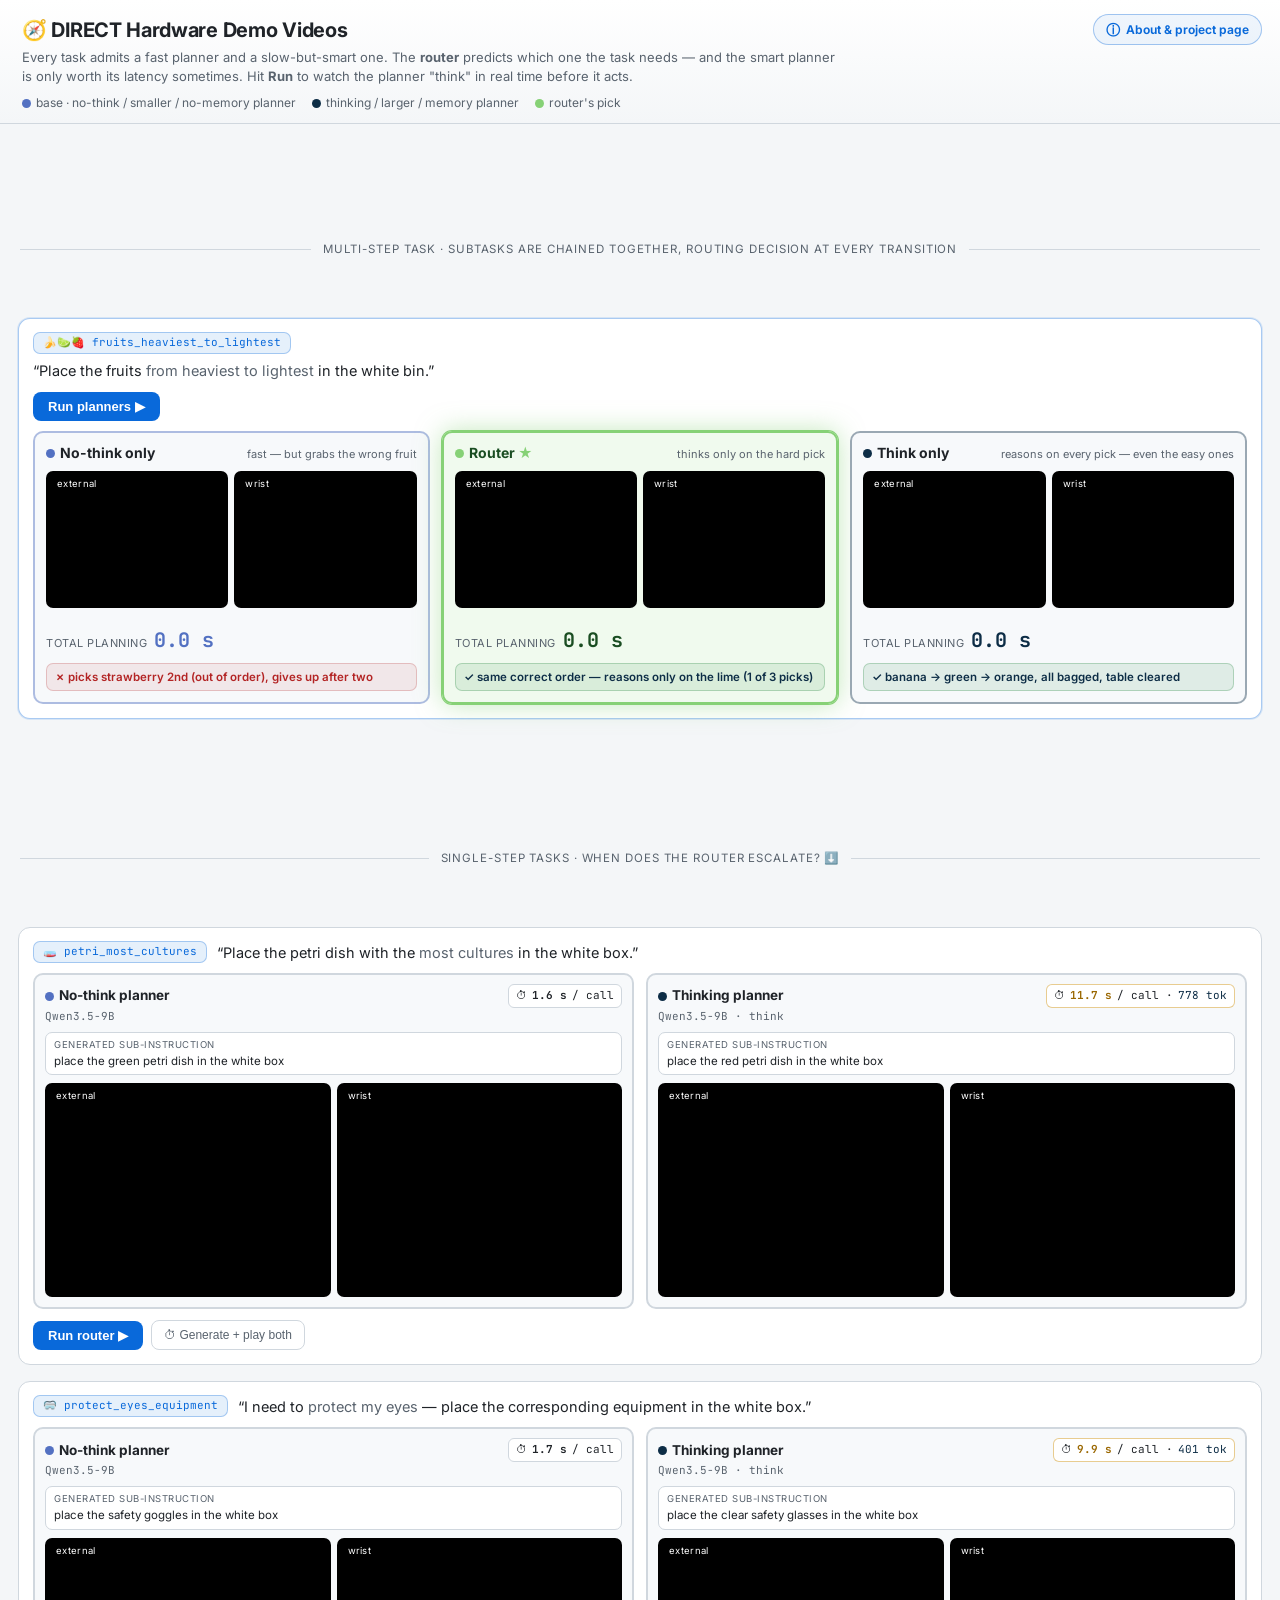
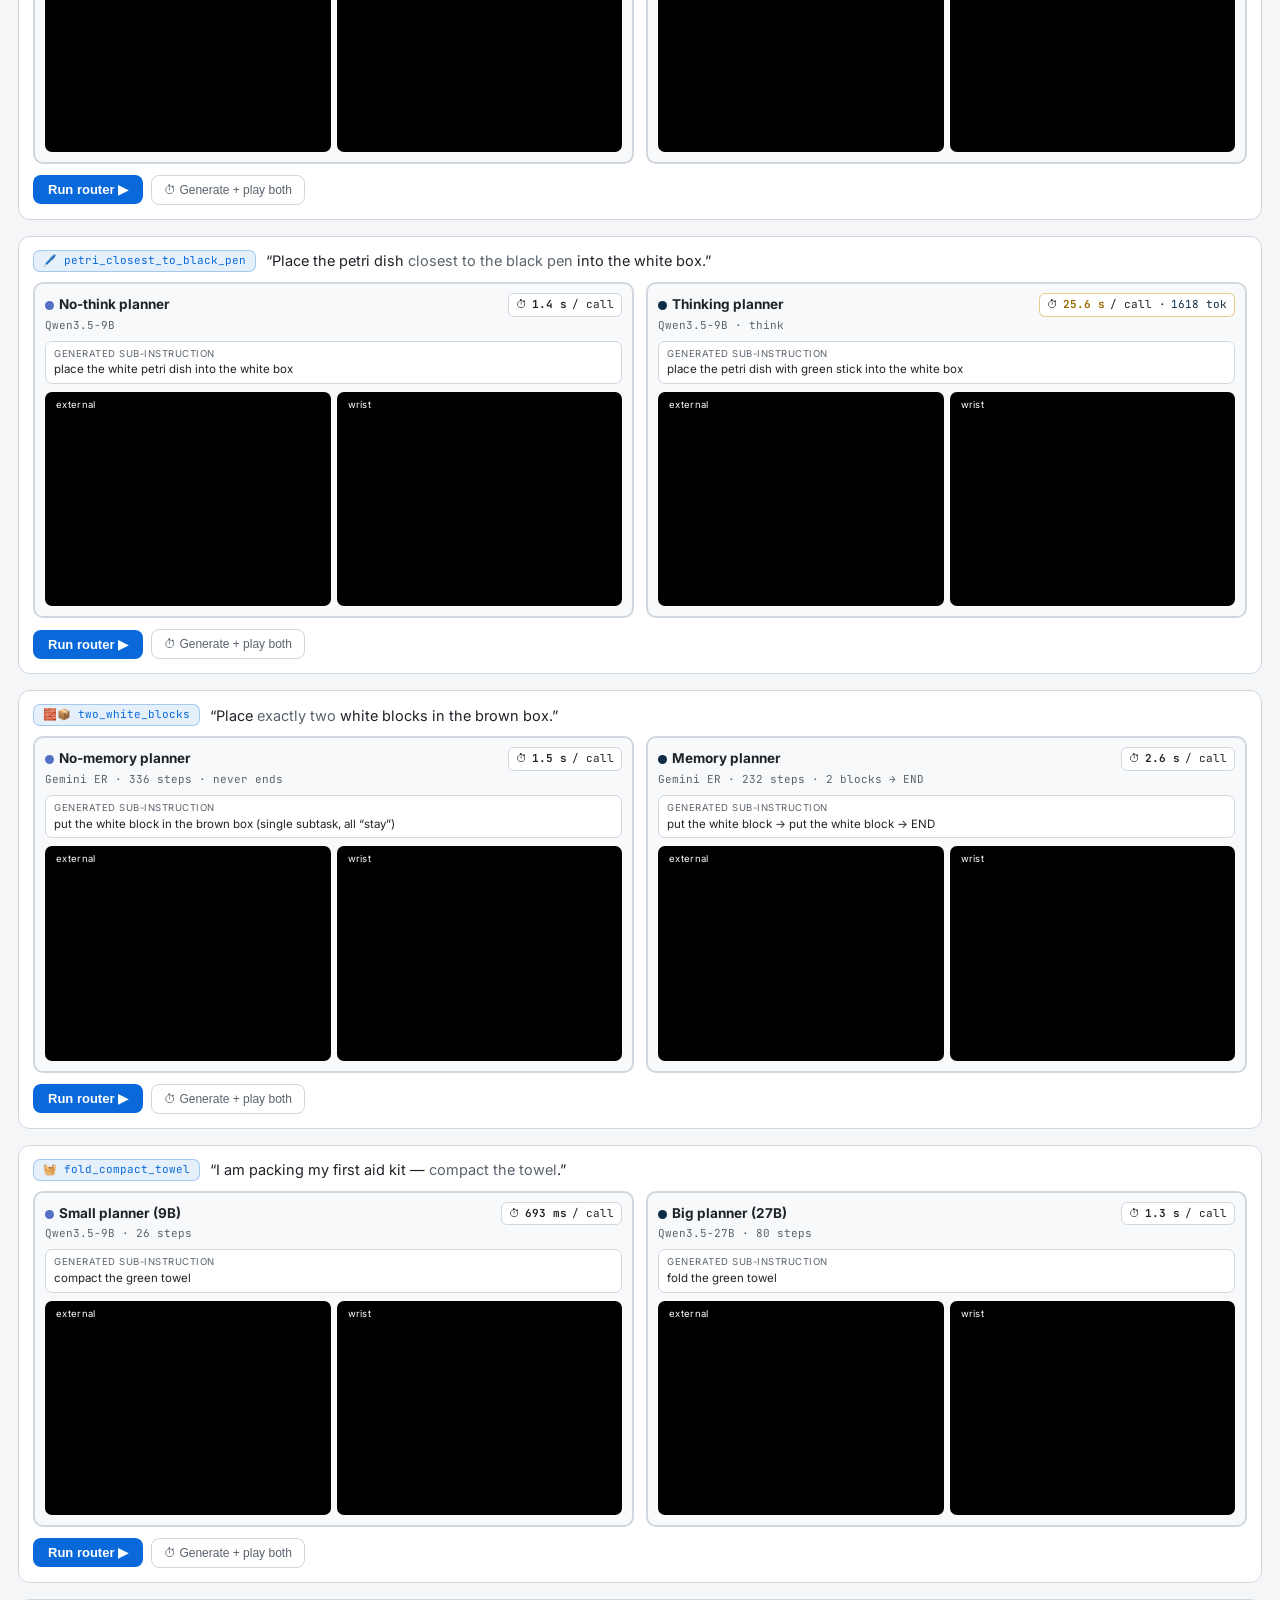
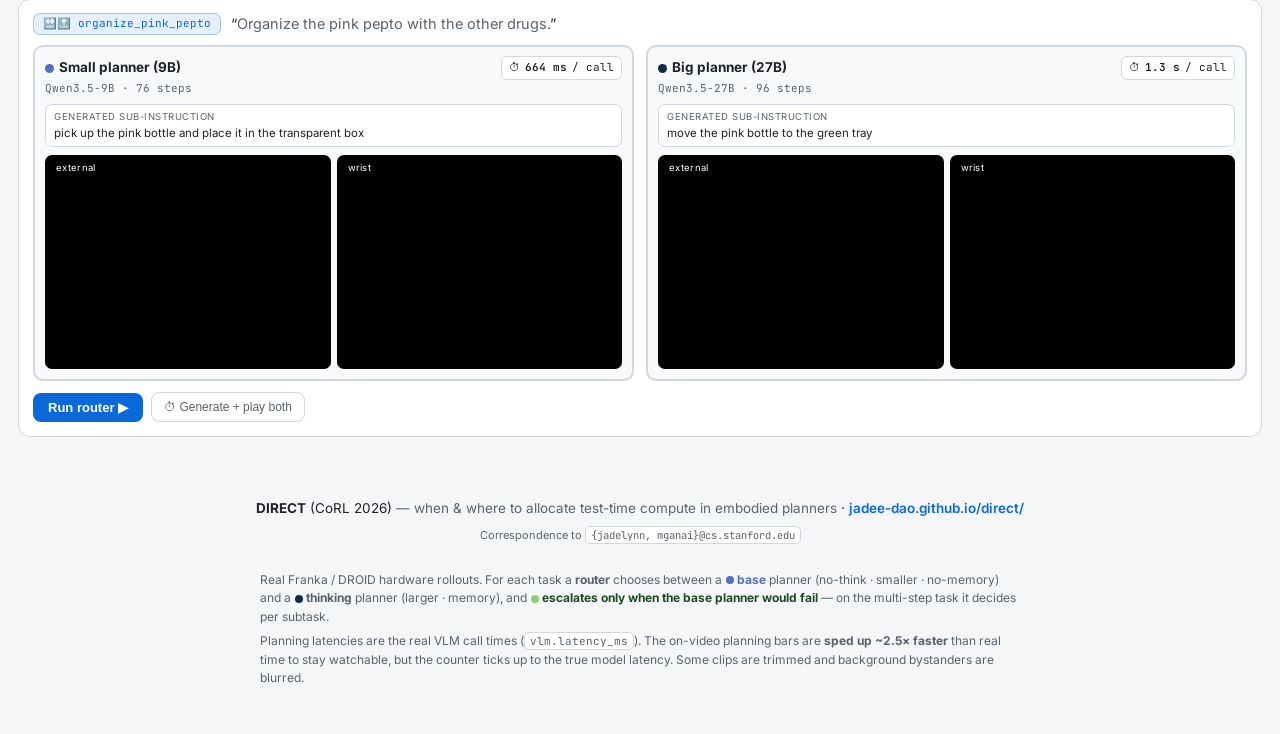
<file: video-demos-html/index.html>
<!DOCTYPE html>
<html lang="en">
<head>
<meta charset="utf-8" />
<meta name="viewport" content="width=device-width, initial-scale=1" />

<!-- Google tag (gtag.js) -->
<script async src="https://www.googletagmanager.com/gtag/js?id=G-DX8CM40NGZ"></script>
<script>
  window.dataLayer = window.dataLayer || [];
  function gtag(){dataLayer.push(arguments);}
  gtag('js', new Date());

  gtag('config', 'G-DX8CM40NGZ');
</script>

<title>DIRECT Hardware Demos</title>
<!-- favicon: green-needle compass -->
<link rel="icon" type="image/png" href="tab_icon.png">
<link rel="preconnect" href="https://fonts.googleapis.com">
<link rel="preconnect" href="https://fonts.gstatic.com" crossorigin>
<link href="https://fonts.googleapis.com/css2?family=Inter:wght@400;500;600;700&family=JetBrains+Mono:wght@400;500;600&display=swap" rel="stylesheet">
<style>
  :root {
    --bg:#f4f6f8; --panel:#ffffff; --panel2:#f7f9fb; --inset:#ffffff; --track:#e6eaef;
    --border:#d0d7de; --text:#1f2328; --muted:#59636e; --accent:#0969da; --warn:#9a6700;
    --base:#5371c2;  --base-tint:rgba(83,113,194,.13);    /* base / no-think / smaller / no-memory planner */
    --think:#0d2d46; --think-tint:rgba(13,45,70,.12);     /* thinking / larger / memory planner */
    --think-glow:rgba(13,45,70,.22); --pick-glow:rgba(9,105,218,.25);
    --router:#86d176; --router-glow:rgba(134,209,118,.5); --router-tint:rgba(134,209,118,.12); --router-ink:#1a4d22;
  }
  * { box-sizing:border-box; }
  body { margin:0; background:var(--bg); color:var(--text);
    font:13.5px/1.45 'Inter',-apple-system,BlinkMacSystemFont,"Segoe UI",Helvetica,Arial,sans-serif;
    -webkit-font-smoothing:antialiased; }
  /* symbolic / numeric values → JetBrains Mono */
  code, .cost, .genlabel, .scorerow .val, .minilab, .runtotal, .total .fig, .pill, .model {
    font-family:'JetBrains Mono', ui-monospace, SFMono-Regular, Menlo, monospace; }
  header { padding:16px 22px 12px; border-bottom:1px solid var(--border);
    background:linear-gradient(180deg,#ffffff,var(--bg)); }
  h1 { margin:0 0 3px; font-size:20px; letter-spacing:-.3px; }
  header p { margin:2px 0 0; color:var(--muted); max-width:820px; font-size:13px; }
  .legend { display:flex; gap:16px; flex-wrap:wrap; margin-top:8px; font-size:12px; color:var(--muted); }
  .dot { display:inline-block; width:9px; height:9px; border-radius:50%; margin-right:5px; vertical-align:middle; }
  .wrap { max-width:1280px; margin:0 auto; padding:18px 18px 40px; }

  /* header "About" button → jumps to the about/footer section */
  header { position:relative; }
  .infobtn { position:absolute; top:14px; right:18px; display:inline-flex; align-items:center; gap:6px;
    padding:6px 12px; border-radius:999px; border:1px solid rgba(9,105,218,.35); background:rgba(9,105,218,.06);
    color:var(--accent); text-decoration:none; font-size:12px; font-weight:650; }
  .infobtn .ic { font-size:14px; line-height:1; }
  .infobtn:hover { background:var(--accent); color:#fff; border-color:var(--accent); }
  @media (max-width:560px){ .infobtn span.lbl { display:none; } }

  /* section label (above the hero) + divider (between hero and single-step cards) */
  .section-head { display:flex; align-items:baseline; gap:9px; margin:4px 2px 11px; flex-wrap:wrap; }
  .section-head h2 { margin:0; font-size:15px; letter-spacing:-.2px; }
  .section-head .sub { color:var(--muted); font-size:12px; }
  .divider { display:flex; align-items:center; gap:12px; margin:30px 2px 16px; color:var(--muted); }
  .divider::before, .divider::after { content:""; height:1px; background:var(--border); flex:1; }
  .divider span { font-size:11.5px; text-transform:uppercase; letter-spacing:.9px; white-space:nowrap; }
  /* main result fills the first screen; the "Single-step tasks" divider sits at the
     bottom of that screen, and the actual single-step cards stay below the fold */
  .fold { min-height: calc(100vh - 175px); display:flex; flex-direction:column; }
  .fold-main { flex:1 1 auto; display:flex; flex-direction:column; justify-content:center; }
  .fold > .divider { margin-top:18px; margin-bottom:0; }   /* bottom "Single-step tasks" divider, pinned */
  .divider.tophdr { margin:2px 2px 60px; }                 /* top "Multi-step task" divider — 80px gap to hero */
  .fold + .card { margin-top:60px; }   /* breathing room between the divider and the first single-step task */

  .card { background:var(--panel); border:1px solid var(--border); border-radius:12px;
    padding:13px 14px 14px; margin-bottom:16px; }
  .card.hero { border-color:rgba(9,105,218,.35); box-shadow:0 0 0 1px rgba(9,105,218,.12); }
  .card-head { display:flex; align-items:center; gap:10px; flex-wrap:wrap; }
  .tasktag { font-family:'JetBrains Mono',ui-monospace,monospace; font-size:11px; letter-spacing:0; color:var(--accent);
    background:rgba(9,105,218,.1); border:1px solid rgba(9,105,218,.3); padding:2px 9px; border-radius:7px; }
  .userinst { font-size:14.5px; margin:6px 0 2px; }
  .userinst .q { color:var(--muted); }

  /* ── shared video grid ── */
  .vids { position:relative; display:grid; grid-template-columns:1fr 1fr; gap:6px; }
  .vidbox { position:relative; }
  .vidbox .vlabel { position:absolute; top:5px; left:5px; z-index:2; font-size:9.5px;
    background:rgba(0,0,0,.6); padding:1px 6px; border-radius:5px; color:#fff; letter-spacing:.3px; }
  video { width:100%; border-radius:7px; background:#000; display:block; aspect-ratio:4/3; object-fit:cover; max-height:230px; }

  /* ── generation overlay ── */
  .gen { position:absolute; inset:0; z-index:5; display:none; flex-direction:column; justify-content:center;
    align-items:center; gap:9px; background:rgba(255,255,255,.88); border-radius:7px; backdrop-filter:blur(1px); }
  .gen.active { display:flex; }
  .genbar { width:76%; height:8px; background:var(--track); border-radius:999px; overflow:hidden;
    box-shadow:inset 0 0 0 1px rgba(0,0,0,.05); }
  .genfill { height:100%; width:0%; border-radius:999px;
    background:linear-gradient(90deg,var(--base),#7d96dd); position:relative; }
  .gen.think .genfill { background:linear-gradient(90deg,var(--think),#3f6e96); }
  .genfill::after { content:""; position:absolute; inset:0;
    background:linear-gradient(90deg,transparent,rgba(255,255,255,.35),transparent);
    animation:shimmer 1.1s infinite; }
  @keyframes shimmer { 0%{transform:translateX(-100%);} 100%{transform:translateX(100%);} }
  .genlabel { font-size:12px; color:var(--text); font-variant-numeric:tabular-nums; }
  .genlabel .tk { color:var(--think); }
  /* end-of-run indicator (e.g. run stopped early / failed) */
  .endcap { position:absolute; left:0; right:0; bottom:0; z-index:6; display:none;
    text-align:center; font-size:11px; font-weight:650; padding:4px 6px; letter-spacing:.2px;
    background:rgba(179,36,36,.92); color:#fff; }
  .endcap.show { display:block; }

  /* ── pair cards ── */
  .planners { display:grid; grid-template-columns:1fr 1fr; gap:12px; margin-top:10px; }
  @media (max-width:820px){ .planners{ grid-template-columns:1fr; } }
  .planner { background:var(--panel2); border:2px solid var(--border); border-radius:10px;
    padding:9px 10px 10px; position:relative; transition:border-color .35s,box-shadow .35s,opacity .35s; }
  .planner h3 { margin:0; font-size:13.5px; }
  .planner .model { color:var(--muted); font-size:11px; margin:1px 0 6px; }
  .topline { display:flex; align-items:center; justify-content:space-between; gap:8px; }
  .cost { display:inline-flex; align-items:center; gap:5px; font-size:11px; background:var(--inset);
    border:1px solid var(--border); border-radius:6px; padding:3px 7px; white-space:nowrap;
    font-variant-numeric:tabular-nums; }
  .cost .t { color:var(--text); font-weight:650; }
  .cost.heavy { border-color:rgba(210,153,34,.5); }
  .cost.heavy .t { color:var(--warn); }
  .cost .tk { color:var(--think); }
  .exec { font-size:11.5px; background:var(--inset); border:1px solid var(--border); border-radius:7px;
    padding:5px 8px; margin:7px 0 8px; color:var(--text); }
  .exec .lab { color:var(--muted); display:block; font-size:9.5px; text-transform:uppercase; letter-spacing:.5px; margin-bottom:1px; }

  .planner.pick, .planner.pick.think { border-color:var(--router);
    box-shadow:0 0 0 1px var(--router),0 0 22px var(--router-glow); }
  .planner.dim { opacity:.5; }
  .badge { display:none; position:absolute; top:-11px; right:10px; background:var(--router); color:var(--router-ink);
    font-weight:700; font-size:11px; padding:2px 10px; border-radius:999px; box-shadow:0 2px 9px rgba(0,0,0,.25); }
  .planner.think .badge { background:var(--router); color:var(--router-ink); }
  .planner.pick .badge { display:block; }

  .controls { display:flex; gap:8px; align-items:center; margin-top:11px; flex-wrap:wrap; }
  button.run { background:var(--accent); color:#fff; border:none; font-weight:650; font-size:13px;
    padding:7px 15px; border-radius:8px; cursor:pointer; }
  button.run:hover { filter:brightness(1.08); }
  button.ghost { background:transparent; color:var(--muted); border:1px solid var(--border);
    padding:7px 12px; border-radius:8px; cursor:pointer; font-size:12px; }
  button.ghost:hover { color:var(--text); border-color:var(--muted); }
  button:disabled { opacity:.5; cursor:default; }

  .verdict { display:none; margin-top:11px; background:var(--inset); border:1px solid var(--border);
    border-left:3px solid var(--accent); border-radius:8px; padding:10px 13px; }
  .verdict.think { border-left-color:var(--router); }
  .verdict.show { display:block; animation:fade .35s ease; }
  @keyframes fade { from{opacity:0;transform:translateY(3px);} to{opacity:1;} }
  .verdict .vhead { font-weight:650; margin-bottom:4px; font-size:13.5px; }
  .verdict .vhead b { color:var(--router-ink); }
  .verdict .rat { color:var(--muted); font-size:12.5px; }
  .verdict .tradeoff { margin-top:7px; font-size:12.5px; }
  .verdict .tradeoff b { color:var(--warn); }
  .verdict .tradeoff.save b { color:var(--router-ink); }
  .scores { margin-top:9px; display:grid; gap:5px; }
  .scorerow { display:grid; grid-template-columns:130px 1fr 42px; align-items:center; gap:9px; font-size:11.5px; }
  .scorerow .name { color:var(--muted); }
  .bar { height:8px; background:var(--track); border-radius:999px; overflow:hidden; }
  .bar > span { display:block; height:100%; width:0; border-radius:999px; transition:width .7s ease; background:var(--muted); }
  .scorerow.win .bar > span { background:var(--accent); }
  .scorerow.win.think .bar > span { background:var(--think); }
  .scorerow .val { text-align:right; font-variant-numeric:tabular-nums; }
  .src { font-size:10.5px; color:var(--muted); margin-top:6px; font-style:italic; }

  /* ── hero comparison ── */
  .cmp { display:grid; grid-template-columns:1fr 1fr 1fr; gap:12px; margin-top:10px; }
  @media (max-width:980px){ .cmp{ grid-template-columns:1fr; } }
  .col { background:var(--panel2); border:2px solid var(--border); border-radius:10px; padding:10px 11px 11px; }
  .col.off { border-color:rgba(83,113,194,.45); }
  .col.on { border-color:rgba(13,45,70,.4); }
  .col.route { border-color:var(--router); background:var(--router-tint);
    box-shadow:0 0 0 1px var(--router), 0 0 26px var(--router-glow); }
  .col.route .col-head h3 { color:var(--router-ink); }
  .col.route .col-head h3::after { content:" ★"; color:var(--router); }
  .col.route .total .fig { color:var(--router-ink); }
  .col-head { display:flex; align-items:baseline; justify-content:space-between; gap:8px; }
  .col-head h3 { margin:0; font-size:14px; }
  .col-head .sub { color:var(--muted); font-size:11px; }
  .col .vids { margin:8px 0 9px; }
  .steps { display:grid; gap:6px; }
  .step { border:1px solid var(--border); border-radius:8px; padding:6px 9px; background:var(--inset);
    animation:stepIn .28s ease; }
  .step.pending { display:none; }
  @keyframes stepIn { from{opacity:0; transform:translateY(5px);} to{opacity:1; transform:none;} }
  .step-top { display:flex; align-items:center; justify-content:space-between; gap:8px; }
  .step .si { font-size:11.5px; }
  .pill { font-size:10px; font-weight:650; padding:1px 8px; border-radius:999px; white-space:nowrap; }
  .pill.think { background:var(--think-tint); color:var(--think); border:1px solid rgba(13,45,70,.35); }
  .pill.base { background:var(--base-tint); color:var(--base); border:1px solid rgba(83,113,194,.4); }
  .step .minilab { font-size:10px; color:var(--muted); margin-top:3px; font-variant-numeric:tabular-nums; }
  .total { margin-top:9px; display:flex; align-items:baseline; gap:7px; }
  .total .lab { font-size:11px; color:var(--muted); text-transform:uppercase; letter-spacing:.5px; }
  .total .fig { font-size:20px; font-weight:700; font-variant-numeric:tabular-nums; }
  .col.on .total .fig { color:var(--think); }
  .col.off .total .fig { color:var(--base); }
  .outcome { margin-top:8px; font-size:11.5px; font-weight:600; padding:5px 8px; border-radius:7px; }
  .outcome.ok  { color:var(--think); background:rgba(26,127,55,.10); border:1px solid rgba(26,127,55,.25); }
  .outcome.bad { color:#b32424; background:rgba(179,36,36,.08); border:1px solid rgba(179,36,36,.22); }

  footer { color:var(--muted); font-size:11.5px; padding:6px 22px 40px; text-align:center; scroll-margin-top:14px; }
  footer .proj { margin:0 0 9px; font-size:13.5px; color:var(--text); }
  footer .proj-sub { color:var(--muted); font-weight:400; }
  footer .authors { max-width:820px; margin:0 auto 4px; font-size:13px; color:var(--text); line-height:1.5; }
  footer .authors sup { color:var(--muted); font-weight:600; font-size:9px; }
  footer .affil { max-width:820px; margin:0 auto 6px; font-size:11.5px; color:var(--muted); }
  footer .corr { max-width:820px; margin:0 auto 10px; font-size:11px; color:var(--muted); }
  footer .corr code { font-size:10.5px; }
  footer .about-body { max-width:760px; margin:0 auto; text-align:left; line-height:1.55; font-size:12px; }
  footer .about-body p { margin:0 0 6px; }
  footer .about-body .dot { width:8px; height:8px; margin:0 3px 0 1px; }
  footer a { color:var(--accent); font-weight:600; text-decoration:none; }
  footer a:hover { text-decoration:underline; }
  code { background:var(--inset); border:1px solid var(--border); padding:1px 5px; border-radius:5px; font-size:11px; }
</style>
</head>
<body>
<header>
  <a href="#about" class="infobtn" title="About this demo, data &amp; project page"><span class="ic">ⓘ</span><span class="lbl">About &amp; project page</span></a>
  <h1>🧭 DIRECT Hardware Demo Videos</h1>
  <p>Every task admits a fast planner and a slow-but-smart one. The <b>router</b> predicts which one the task needs —
     and the smart planner is only worth its latency sometimes. Hit <b>Run</b> to watch the planner "think" in real time before it acts.</p>
  <div class="legend">
    <span><span class="dot" style="background:var(--base)"></span>base · no-think / smaller / no-memory planner</span>
    <span><span class="dot" style="background:var(--think)"></span>thinking / larger / memory planner</span>
    <span><span class="dot" style="background:var(--router)"></span>router's pick</span>
  </div>
</header>

<div class="wrap" id="app"></div>

<footer id="about">
  <p class="proj"><b>DIRECT</b> (CoRL 2026)
    <span class="proj-sub">— when &amp; where to allocate test-time compute in embodied planners</span>
    · <a id="projLink" href="#" target="_blank" rel="noopener">project page</a></p>
  <p class="corr">Correspondence to <code>{jadelynn, mganai}@cs.stanford.edu</code></p><br>
  <div class="about-body">
    <p>Real Franka / DROID hardware rollouts. For each task a <b>router</b> chooses between a
      <span class="dot" style="background:var(--base)"></span><b style="color:var(--base)">base</b> planner
      (no-think · smaller · no-memory) and a
      <span class="dot" style="background:var(--think)"></span><b>thinking</b> planner
      (larger · memory), and
      <span class="dot" style="background:var(--router)"></span><b style="color:var(--router-ink)">escalates only when the base planner would fail</b>
      — on the multi-step task it decides per subtask.</p>
    <p>Planning latencies are the real VLM call times (<code>vlm.latency_ms</code>). The on-video planning bars are
      <b>sped up ~<span id="speedLabel"></span>× faster</b> than real time to stay watchable, but the counter ticks up
      to the true model latency. Some clips are trimmed and background bystanders are blurred.</p>
  </div>
</footer>

<script>
// ───────────────────────────────────────────────────────────────────────────
const VIDEO_BASE = "GOOD_VIDEOS/";   // offline: compressed videos in sibling folder
const PROJECT_PAGE = "https://jadee-dao.github.io/direct/";   // ← set your project page URL here
const SPEED = 0.4;          // wall-clock = latency_ms * SPEED  (counter still shows true model time)
const MIN_WALL = 280;       // ms, floor so fast calls still register
const MAXBAR = 4500;        // ms, cap a single timeline bar so long think-calls stay watchable
const VIDEO_RATE = 2.5;     // playback speed for each subtask's video segment
// ───────────────────────────────────────────────────────────────────────────
(function(){ const a=document.getElementById("projLink"); a.href=PROJECT_PAGE; a.textContent=PROJECT_PAGE.replace(/^https?:\/\//,""); })();
document.getElementById("speedLabel").textContent = (1/SPEED).toFixed(1);   // 0.4 wall-clock factor → 2.5× faster

const fmtLat = ms => ms >= 1000 ? (ms/1000).toFixed(1)+" s" : Math.round(ms)+" ms";

// ── hero comparison: no-think only vs think only, same task ──
const COMPARE = {
  user: 'Place the fruits <span class="q">from heaviest to lightest</span> in the white bin.',
  cols: [
    { side:"off", title:"No-think only", sub:"fast — but grabs the wrong fruit",
      dir:"fruit_nothink_run_2026_05_21_10-54-54", total:1992,
      endcap:"✗ wrong fruit grabbed — unsuccessful",
      outcome:{ ok:false, text:"✗ picks strawberry 2nd (out of order), gives up after two" },
      steps:[
        { si:"put the yellow banana in the white bin", mode:"base", lat:1336, t0:0,   t1:8.0 },
        { si:"put the red strawberry in the white bin", mode:"base", lat:656, t0:8.0, t1:12.0 },
      ]},
    { side:"route", title:"Router", sub:"thinks only on the hard pick",
      dir:"1_routingmultitaskdrop_run_2026_05_21_10-11-32", total:20542,
      outcome:{ ok:true, text:"✓ same correct order — reasons only on the lime (1 of 3 picks)" },
      steps:[
        { si:"put the yellow banana in the white bin", mode:"base",  lat:1026,  t0:0,    t1:12.0 },
        { si:"put the green lime in the white bin",    mode:"think", lat:19039, t0:12.0, t1:32.0 },
        { si:"put the red strawberry in the white bin", mode:"base",  lat:477,  t0:32.0, t1:40.1 },
      ]},
    { side:"on", title:"Think only", sub:"reasons on every pick — even the easy ones",
      dir:"fruit_allthink_run_2026_05_20_17-35-43", total:104591,
      outcome:{ ok:true, text:"✓ banana → green → orange, all bagged, table cleared" },
      steps:[
        { si:"put the yellow banana in the white bin", mode:"think", lat:12849, t0:0,    t1:20.0 },
        { si:"put the green apple in the white bin",   mode:"think", lat:36149, t0:20.0, t1:24.0 },
        { si:"put the orange fruit in the white bin",  mode:"think", lat:55594, t0:24.0, t1:29.9 },
      ]},
  ],
};

const PAIRS = [
  { tag:"🧫 petri_most_cultures", loserCap:"✗ wrong dish picked — unsuccessful",
    user:'Place the petri dish with the <span class="q">most cultures</span> in the white box.',
    left:{label:"No-think planner",model:"Qwen3.5-9B",exec:"place the green petri dish in the white box",dir:"Science/1_no_think_run_2026_05_12_09-55-31",lat:1614},
    right:{label:"Thinking planner",model:"Qwen3.5-9B · think",exec:"place the red petri dish in the white box",dir:"Science/1_think_run_2026_05_12_10-43-07",lat:11712,think:778},
    pick:"right",kind:"think",
    rationale:'"Most cultures" can\'t be read off a label — it needs visual reasoning over colony counts. No-think guesses (green); the thinking planner inspects and picks the red dish.',
    scores:{real:false,rows:[{name:"No-think",val:0.42},{name:"Thinking",val:0.88,win:true,think:true}]} },

  { tag:"🥽 protect_eyes_equipment",
    user:'I need to <span class="q">protect my eyes</span> — place the corresponding equipment in the white box.',
    left:{label:"No-think planner",model:"Qwen3.5-9B",exec:"place the safety goggles in the white box",dir:"Science/2_no_think_run_2026_05_12_13-08-13",lat:1703},
    right:{label:"Thinking planner",model:"Qwen3.5-9B · think",exec:"place the clear safety glasses in the white box",dir:"Science/2_think_run_2026_05_12_10-53-35",lat:9902,think:401},
    pick:"left",kind:"think",
    rationale:'Any eye protection satisfies the request — both planners succeed. So the router takes the cheaper no-think planner and skips the 9.9 s of reasoning the thinking planner would spend for no benefit.',
    scores:{real:false,rows:[{name:"No-think",val:0.51},{name:"Thinking",val:0.83,win:true,think:true}]} },

  { tag:"🖊️ petri_closest_to_black_pen", loserCap:"✗ wrong dish picked — unsuccessful",
    user:'Place the petri dish <span class="q">closest to the black pen</span> into the white box.',
    left:{label:"No-think planner",model:"Qwen3.5-9B",exec:"place the white petri dish into the white box",dir:"Science/3_no_think_run_2026_05_12_13-28-38",lat:1427},
    right:{label:"Thinking planner",model:"Qwen3.5-9B · think",exec:"place the petri dish with green stick into the white box",dir:"Science/3_think_run_2026_05_12_13-39-20",lat:25616,think:1618},
    pick:"right",kind:"think",
    rationale:'Resolving "closest to the black pen" requires reasoning about relative position. No-think falls back to a generic descriptor (white); the thinking planner identifies the specific dish by the pen.',
    scores:{real:false,rows:[{name:"No-think",val:0.47},{name:"Thinking",val:0.79,win:true,think:true}]} },

  { tag:"🧱📦 two_white_blocks", loserCap:"✗ never stops — unsuccessful",
    user:'Place <span class="q">exactly two</span> white blocks in the brown box.',
    left:{label:"No-memory planner",model:"Gemini ER · 336 steps · never ends",exec:"put the white block in the brown box (single subtask, all “stay”)",dir:"1_no_mem_run_2026_05_14_16-45-11",lat:1478},
    right:{label:"Memory planner",model:"Gemini ER · 232 steps · 2 blocks → END",exec:"put the white block → put the white block → END",dir:"1_mem_run_2026_05_14_16-07-59",lat:2557},
    pick:"right",kind:"think",
    rationale:'Counting "exactly two" is a memory problem. Without a record of how many it has placed, the planner can only decide "stay" — 336 steps, never stops. With memory it tracks completion and ends after the second block.',
    scores:{real:false,rows:[{name:"No-memory",val:0.30},{name:"Memory",val:0.92,win:true,think:true}]} },

  { tag:"🧺 fold_compact_towel", loserCap:"✗ towel not compacted — unsuccessful",
    user:'I am packing my first aid kit — <span class="q">compact the towel</span>.',
    left:{label:"Small planner (9B)",model:"Qwen3.5-9B · 26 steps",exec:"compact the green towel",dir:"2_small_run_2026_05_13_18-01-39",lat:693},
    right:{label:"Big planner (27B)",model:"Qwen3.5-27B · 80 steps",exec:"fold the green towel",dir:"2_big_run_2026_05_13_17-51-58",lat:1270},
    pick:"right",kind:"think",
    rationale:'Deformable folding is the hard case. The 9B emits a vague "compact"; the router escalates to 27B for the actionable "fold" plan. Small model is reserved for simple pick-and-place.',
    scores:{real:false,rows:[{name:"Small (9B)",val:0.44},{name:"Big (27B)",val:0.74,win:true,think:true}]} },

  { tag:"🔛🔝 organize_pink_pepto", loserCap:"✗ didn’t place the bottle — unsuccessful",
    user:'<span class="q">Organize the pink pepto with the other drugs.</span>',
    left:{label:"Small planner (9B)",model:"Qwen3.5-9B · 76 steps",exec:"pick up the pink bottle and place it in the transparent box",dir:"3_small_run_2026_05_13_18-50-02",lat:664},
    right:{label:"Big planner (27B)",model:"Qwen3.5-27B · 96 steps",exec:"move the pink bottle to the green tray",dir:"3_big_run_2026_05_13_19-02-29",lat:1295},
    pick:"right",kind:"think",
    rationale:'The 9B never gets the bottle into a container — it is still on the table when the run ends. The router escalates to the 27B, which grounds the goal and moves the bottle to the tray with the other medications.',
    scores:{real:false,rows:[{name:"Small (9B)",val:0.49},{name:"Big (27B)",val:0.71,win:true,think:true}]} },
];

const app = document.getElementById("app");

function vid(dir,file,label){
  return `<div class="vidbox"><span class="vlabel">${label}</span>
    <video muted playsinline preload="metadata" src="${VIDEO_BASE}${dir}/${file}"></video></div>`;
}
function vidsBlock(dir, think){
  return `<div class="vids ${think?'think':''}">
    <div class="gen ${think?'think':''}"><div class="genbar"><div class="genfill"></div></div><div class="genlabel"></div></div>
    ${vid(dir,"video.mp4","external")}${vid(dir,"wrist_video.mp4","wrist")}
    <div class="endcap"></div>
  </div>`;
}

// Animate a generation bar over compressed wall-clock; label counts up to true model time. Returns a Promise.
function generate(genEl, fillEl, labEl, latencyMs, thinkTok){
  return new Promise(res=>{
    const wall = Math.max(MIN_WALL, latencyMs*SPEED);
    const modelSec = latencyMs/1000;
    if (genEl) genEl.classList.add("active");
    fillEl.style.width = "0%";
    const start = performance.now();
    (function tick(now){
      const t = Math.min(1,(now-start)/wall);
      fillEl.style.width = (t*100).toFixed(1)+"%";
      const tk = thinkTok ? `  ·  <span class="tk">${Math.round(t*thinkTok)} tok</span>` : "";
      labEl.innerHTML = `planning… ${(t*modelSec).toFixed(1)} s${tk}`;
      if (t<1) requestAnimationFrame(tick);
      else { labEl.innerHTML = `planned in ${modelSec.toFixed(1)} s` + (thinkTok?`  ·  <span class="tk">${thinkTok} reasoning tok</span>`:"");
             setTimeout(()=>{ if(genEl) genEl.classList.remove("active"); res(); }, 160); }
    })(start);
  });
}

function genAndPlay(panelEl){
  const vids = panelEl.querySelector(".vids");
  const gen  = vids.querySelector(".gen");
  return generate(gen, gen.querySelector(".genfill"), gen.querySelector(".genlabel"),
                  +panelEl.dataset.lat, +panelEl.dataset.think || 0)
    .then(()=>{
      const fail = panelEl.dataset.fail;
      if (fail){
        const ec = vids.querySelector(".endcap");
        vids.querySelector("video").addEventListener("ended",
          ()=>{ ec.textContent=fail; ec.classList.add("show"); }, {once:true});
      }
      vids.querySelectorAll("video").forEach(v=>{ v.currentTime=0; v.play(); });
    });
}

// ── "fold": the multi-step main result fills the first screen, with the
//    "Single-step tasks" divider pinned to the bottom of that first screen ──
const fold = document.createElement("div"); fold.className = "fold";
const foldMain = document.createElement("div"); foldMain.className = "fold-main";
fold.appendChild(foldMain);
app.appendChild(fold);
foldMain.insertAdjacentHTML("beforeend",
  `<div class="divider tophdr"><span>Multi-step task · subtasks are chained together, routing decision at every transition</span></div>`);

// ── render hero comparison ──
(function(){
  const c = COMPARE;
  const card = document.createElement("div");
  card.className = "card hero";
  const colHTML = col => `
    <div class="col ${col.side}" data-side="${col.side}">
      <div class="col-head"><h3><span class="dot" style="background:${col.side==='off'?'var(--base)':col.side==='route'?'var(--router)':'var(--think)'}"></span>${col.title}</h3><span class="sub">${col.sub}</span></div>
      ${vidsBlock(col.dir, col.side==="on")}
      <div class="steps">
        ${col.steps.map(s=>`
          <div class="step pending">
            <div class="step-top"><span class="si">${s.si}</span>
              <span class="pill ${s.mode}">${s.mode==='think'?'THINK':'no-think'}</span></div>
            <div class="minilab">${fmtLat(s.lat)} planning call</div>
          </div>`).join("")}
      </div>
      <div class="total"><span class="lab">total planning</span><span class="fig runtotal">0.0 s</span></div>
      <div class="outcome ${col.outcome.ok?'ok':'bad'}">${col.outcome.text}</div>
    </div>`;
  card.innerHTML = `
    <div class="card-head"><span class="tasktag">🍌🍋‍🟩🍓 fruits_heaviest_to_lightest</span></div>
    <div class="userinst">&ldquo;${c.user}&rdquo;</div>
    <div class="controls"><button class="run runcmp">Run planners ▶</button>
      <button class="ghost resetcmp" style="display:none">Reset</button></div>
    <div class="cmp">${c.cols.map(colHTML).join("")}</div>`;
  foldMain.appendChild(card);

  const runBtn = card.querySelector(".runcmp");
  const resetBtn = card.querySelector(".resetcmp");

  // Phase 1 — animate the planning bar ON THE VIDEO overlay over compressed wall time.
  function planPhase(colEl, gen, s, total){
    return new Promise(res=>{
      const genFill=gen.querySelector(".genfill"), genLab=gen.querySelector(".genlabel");
      const totalEl=colEl.querySelector(".runtotal");
      const modelSec=s.lat/1000, wall=Math.min(Math.max(MIN_WALL,s.lat*SPEED),MAXBAR), start=performance.now();
      gen.classList.toggle("think", s.mode==="think");
      gen.classList.add("active");
      (function tk(now){
        const t=Math.min(1,(now-start)/wall);
        genFill.style.width=(t*100).toFixed(1)+"%";
        genLab.innerHTML=`planning… ${(t*modelSec).toFixed(1)} s`;
        totalEl.textContent=((total+t*s.lat)/1000).toFixed(1)+" s";
        t<1?requestAnimationFrame(tk):res();
      })(start);
    });
  }
  // Phase 2 — play just this subtask's video segment [t0,t1], then pause.
  function playPhase(vids, s){
    return new Promise(res=>{
      vids.forEach(v=>{ try{v.currentTime=s.t0;}catch(e){} v.playbackRate=VIDEO_RATE; v.play().catch(()=>{}); });
      const ref=vids[0]; let done=false;
      const finish=()=>{ if(done)return; done=true; vids.forEach(v=>v.pause()); res(); };
      (function watch(){ (ref.currentTime>=s.t1-0.03 || ref.ended) ? finish() : requestAnimationFrame(watch); })();
    });
  }
  async function runColumn(colEl, col){
    const vids=[...colEl.querySelectorAll("video")];
    const gen=colEl.querySelector(".gen");
    const rows=colEl.querySelectorAll(".step");
    vids.forEach(v=>{ v.pause(); try{v.currentTime=col.steps[0].t0||0;}catch(e){} });
    let total=0;
    for (let i=0;i<col.steps.length;i++){
      const s=col.steps[i];
      await planPhase(colEl, gen, s, total);             // generate (bar shows on the video)
      gen.classList.remove("active");
      total+=s.lat;
      colEl.querySelector(".runtotal").textContent=(total/1000).toFixed(1)+" s";
      rows[i].querySelector(".minilab").textContent=`${fmtLat(s.lat)} planning call`;
      rows[i].classList.remove("pending");               // subtask appears only after generation
      await playPhase(vids, s);                          // play segment, then pause
    }
    if (!col.outcome.ok) {                               // run took the wrong action / failed
      const ec=colEl.querySelector(".endcap");
      ec.textContent=col.endcap || "✗ unsuccessful — wrong action taken";
      ec.classList.add("show");
    }
  }
  runBtn.addEventListener("click", ()=>{
    runBtn.disabled = true; resetBtn.style.display="";
    const cols = card.querySelectorAll(".col");
    Promise.all(c.cols.map((col,i)=>runColumn(cols[i],col)));
  });
  resetBtn.addEventListener("click", ()=>{
    card.querySelectorAll(".gen").forEach(g=>{ g.classList.remove("active"); g.querySelector(".genfill").style.width="0%"; });
    card.querySelectorAll(".endcap").forEach(e=>e.classList.remove("show"));
    card.querySelectorAll(".col").forEach((colEl,ci)=>{
      colEl.querySelector(".runtotal").textContent="0.0 s";
      colEl.querySelectorAll(".step").forEach((r,i)=>{
        r.classList.add("pending");
        r.querySelector(".minilab").textContent=`${fmtLat(c.cols[ci].steps[i].lat)} planning call`;
      });
      colEl.querySelectorAll("video").forEach(v=>{ v.pause(); try{v.currentTime=0;}catch(e){} });
    });
    runBtn.disabled=false; resetBtn.style.display="none";
  });
})();

// ── divider pinned to the bottom of the fold (visible on first screen) ──
fold.insertAdjacentHTML("beforeend",
  `<div class="divider"><span>Single-step tasks · when does the router escalate? ⬇️</span></div>`);

// ── render pair cards ──
function costHTML(p){
  if (p.lat==null) return "";
  const heavy = p.lat>=5000;
  const tk = p.think ? ` · <span class="tk">${p.think} tok</span>` : "";
  return `<div class="cost ${heavy?'heavy':''}">⏱ <span class="t">${fmtLat(p.lat)}</span> / call${tk}</div>`;
}
function tradeoffHTML(p){
  const win=p[p.pick], lose=p[p.pick==="left"?"right":"left"];
  if (win.lat==null||lose.lat==null) return "";
  if (win.lat < lose.lat){                                  // router chose the cheaper planner
    const f = lose.lat/win.lat;
    return `<div class="tradeoff save">Router saves compute: the chosen planner is <b>${f.toFixed(1)}× faster</b>
      (${fmtLat(win.lat)} vs ${fmtLat(lose.lat)} per call) — reasoning wasn’t needed here.</div>`;
  }
  const f = win.lat/lose.lat;
  return `<div class="tradeoff">Cost of being right: the chosen planner is <b>${f.toFixed(1)}× slower</b>
      (${fmtLat(win.lat)} vs ${fmtLat(lose.lat)} per call) — routing pays this only when needed.</div>`;
}
function plannerHTML(p,side,fail){
  return `<div class="planner" data-side="${side}" data-lat="${p.lat||''}" data-think="${p.think||0}"${fail?` data-fail="${fail}"`:''}>
    <span class="badge">Router's choice</span>
    <div class="topline"><h3><span class="dot" style="background:${side==='left'?'var(--base)':'var(--think)'}"></span>${p.label}</h3>${costHTML(p)}</div>
    <p class="model">${p.model}</p>
    <div class="exec"><span class="lab">Generated sub-instruction</span>${p.exec}</div>
    ${vidsBlock(p.dir, p.kind==='think' && side===p.pick)}
  </div>`;
}

PAIRS.forEach(p=>{
  const card=document.createElement("div"); card.className="card";
  const winLabel=p[p.pick].label;
  const loserSide = p.pick==="left" ? "right" : "left";
  const loserCap = p.loserCap || "";   // only marked when the non-chosen planner actually fails
  card.innerHTML=`
    <div class="card-head"><span class="tasktag">${p.tag}</span>
      <span class="userinst" style="margin:0">&ldquo;${p.user}&rdquo;</span></div>
    <div class="planners">${plannerHTML(p.left,"left",loserSide==="left"?loserCap:"")}${plannerHTML(p.right,"right",loserSide==="right"?loserCap:"")}</div>
    <div class="controls">
      <button class="run">Run router ▶</button>
      <button class="ghost genboth">⏱ Generate + play both</button>
      <button class="ghost reset" style="display:none">Reset</button>
    </div>
    <div class="verdict ${p.kind==='think'?'think':''}">
      <div class="vhead">Router selects → <b>${winLabel}</b></div>
      <div class="rat">${p.rationale}</div>
      ${tradeoffHTML(p)}
    </div>`;
  app.appendChild(card);

  const planners=card.querySelectorAll(".planner");
  const verdict=card.querySelector(".verdict");
  const runBtn=card.querySelector(".run");
  const resetBtn=card.querySelector(".reset");

  card.querySelector(".genboth").addEventListener("click",()=>{
    planners.forEach(pl=>genAndPlay(pl));
  });
  runBtn.addEventListener("click",()=>{
    planners.forEach(pl=>{
      if(pl.dataset.side===p.pick){ pl.classList.add("pick"); if(p.kind==="think") pl.classList.add("think"); }
      else pl.classList.add("dim");
    });
    verdict.classList.add("show");
    runBtn.style.display="none"; resetBtn.style.display="";
    genAndPlay(card.querySelector(`.planner[data-side="${p.pick}"]`));
    const loserPanel = card.querySelector(`.planner[data-side="${loserSide}"]`);
    if (loserPanel.dataset.fail){
      const ec=loserPanel.querySelector(".endcap");
      ec.textContent=loserPanel.dataset.fail; ec.classList.add("show");
    }
  });
  resetBtn.addEventListener("click",()=>{
    planners.forEach(pl=>{ pl.classList.remove("pick","think","dim");
      pl.querySelectorAll("video").forEach(v=>v.pause());
      const g=pl.querySelector(".gen"); g.classList.remove("active"); g.querySelector(".genfill").style.width="0%"; });
    card.querySelectorAll(".endcap").forEach(e=>e.classList.remove("show"));
    verdict.classList.remove("show");
    runBtn.style.display=""; resetBtn.style.display="none";
  });
});
</script>
</body>
</html>
</file>
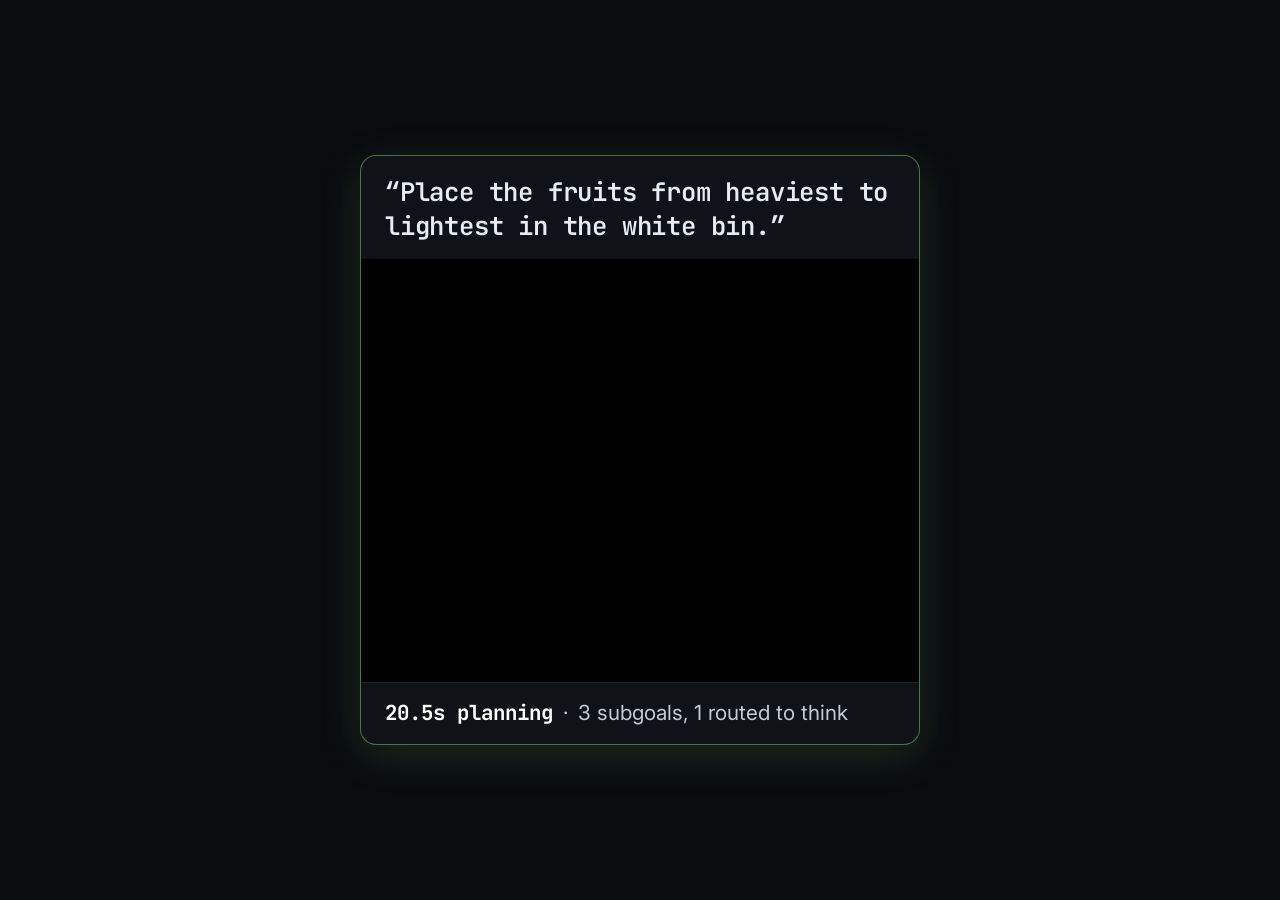
<file: video-demos-html/direct-multistep-tweet.html>
<!DOCTYPE html>
<html lang="en">
<head>
<meta charset="utf-8">
<meta name="viewport" content="width=device-width, initial-scale=1">
<title>DIRECT — multi-step routing (recording)</title>
<link rel="preconnect" href="https://fonts.googleapis.com">
<link href="https://fonts.googleapis.com/css2?family=Inter:wght@400;600;700&family=JetBrains+Mono:wght@500;600;700&display=swap" rel="stylesheet">
<style>
  :root{ --green:#86d176; --green-dk:#1a7f37; }
  *{ box-sizing:border-box; }
  html,body{ margin:0; height:100%; background:#0a0c10; }
  body{
    display:flex; align-items:center; justify-content:center; min-height:100vh;
    font-family:'Inter',system-ui,sans-serif; color:#fff; padding:32px;
  }

  /* the single recordable card — DIRECT only */
  .card{
    width:min(560px,92vw); background:#0f1217;
    border:1px solid rgba(134,209,118,.5);
    border-radius:16px; overflow:hidden;
    box-shadow:0 10px 40px rgba(134,209,118,.18), 0 4px 18px rgba(0,0,0,.55);
  }
  .head{ padding:20px 24px 16px; }
  .head .task{
    font-family:'JetBrains Mono',ui-monospace,Menlo,monospace;
    font-size:1.6rem; line-height:1.32; font-weight:600; color:#e7ecf2; letter-spacing:-.2px;
  }
  .head .row{ display:flex; align-items:baseline; gap:12px; margin-top:12px; flex-wrap:wrap; }
  .head .m{ font-weight:700; font-size:2.3rem; color:var(--green); letter-spacing:-.3px; }
  .head .s{ font-size:1.28rem; color:#9aa6b2; }

  /* video stage + overlay */
  .stage{ position:relative; background:#000; }
  .crop{ position:relative; width:100%; aspect-ratio:1.32 / 1; overflow:hidden; background:#000; }
  .crop video{ position:absolute; inset:0; width:100%; height:100%; object-fit:cover; display:block; }

  /* planning overlay — sits ON the video */
  .plan{
    position:absolute; left:0; right:0; top:0; padding:20px 22px 26px;
    background:linear-gradient(rgba(0,0,0,.78), transparent); display:none;
  }
  .plan.show{ display:block; }
  .plan .lab{
    color:#fff; font-family:'JetBrains Mono',ui-monospace,Menlo,monospace;
    font-size:1.5rem; font-weight:600; margin-bottom:14px; text-shadow:0 1px 4px rgba(0,0,0,.8);
    display:flex; align-items:center; gap:13px;
  }
  .plan.is-think .lab{ color:#ffe3a3; }
  .dot{ width:12px; height:12px; border-radius:50%; background:#8fb3ff; box-shadow:0 0 0 0 rgba(143,179,255,.7); animation:pulse 1.1s infinite; }
  .plan.is-think .dot{ background:#ffce5c; box-shadow:0 0 0 0 rgba(255,206,92,.7); }
  @keyframes pulse{ 70%{ box-shadow:0 0 0 10px rgba(143,179,255,0); } 100%{ box-shadow:0 0 0 0 rgba(143,179,255,0);} }
  .lab .pill{
    margin-left:auto; font-size:1.06rem; letter-spacing:.5px; text-transform:uppercase;
    padding:5px 14px; border-radius:999px; background:rgba(143,179,255,.22); color:#cfe0ff; font-weight:700;
  }
  .plan.is-think .lab .pill{ background:rgba(255,206,92,.22); color:#ffe6a6; }
  .plan .why{
    color:#e9eef4; font-size:1.42rem; line-height:1.38; font-weight:500;
    margin-bottom:14px; text-shadow:0 1px 4px rgba(0,0,0,.85);
  }
  .bar{ height:12px; border-radius:6px; background:rgba(255,255,255,.22); overflow:hidden; }
  .bar > span{ display:block; height:100%; width:0%; border-radius:6px; background:#8fb3ff; }
  .plan.is-think .bar > span{ background:linear-gradient(90deg,#ffce5c,#ffe6a6); }

  /* active-subgoal caption (while the arm moves) */
  .subgoal{
    position:absolute; left:0; right:0; top:0; padding:18px 22px 26px;
    background:linear-gradient(rgba(0,0,0,.74), transparent); color:#fff;
    font-size:1.5rem; font-weight:600; text-shadow:0 1px 4px rgba(0,0,0,.8); display:none;
  }
  .subgoal.show{ display:block; }

  /* end-of-run success tint */
  .result{ position:absolute; inset:0; display:none; box-shadow:inset 0 0 70px rgba(0,0,0,.4); }
  .result.show{ display:block; background:rgba(30,102,48,.24); }

  .foot{
    padding:16px 24px 18px; font-size:1.3rem; color:#c4ccd6;
    border-top:1px solid rgba(255,255,255,.08); display:flex; align-items:center; gap:10px; flex-wrap:wrap;
  }
  .foot .tot{ font-family:'JetBrains Mono',ui-monospace,Menlo,monospace; font-weight:700; color:#fff; }
  .foot .ok{ color:var(--green); margin-left:auto; font-weight:700; }
</style>
</head>
<body>
  <div class="card" id="card"
       data-steps='[
         {"si":"put the yellow banana in the white bin","mode":"base","lat":1026,"t0":0,"t1":12.0,"why":"Banana is clearly the heaviest — easy first pick."},
         {"si":"put the green lime in the white bin","mode":"think","lat":19039,"t0":12.0,"t1":32.0,"why":"Lime vs. strawberry are close in weight — reason carefully."},
         {"si":"put the red strawberry in the white bin","mode":"base","lat":477,"t0":32.0,"t1":40.1,"why":"Only the strawberry is left — trivial final pick."}
       ]'>
    <div class="head">
      <div class="task">&ldquo;Place the fruits from heaviest to lightest in the white bin.&rdquo;</div>
    </div>
    <div class="stage">
      <div class="crop">
        <video muted playsinline preload="auto">
          <source src="GOOD_VIDEOS/1_routingmultitaskdrop_run_2026_05_21_10-11-32/video.mp4" type="video/mp4">
        </video>
      </div>
      <div class="plan">
        <div class="lab"><span class="dot"></span><span class="txt">planning…</span><span class="pill">fast</span></div>
        <div class="why"></div>
        <div class="bar"><span></span></div>
      </div>
      <div class="subgoal"></div>
      <div class="result"></div>
    </div>
    <div class="foot">
      <span class="tot">20.5s planning</span> · <span>3 subgoals, 1 routed to think</span>
    </div>
  </div>

<script>
(function(){
  var FAST_WALL=1500, THINK_WALL=4800, RATE=2.0;   // bar duration per mode — snappy on fast, slow on think; label shows TRUE latency
  var card=document.getElementById("card");
  var video=card.querySelector("video");
  var steps=JSON.parse(card.getAttribute("data-steps"));
  var plan=card.querySelector(".plan"),
      bar=card.querySelector(".bar > span"),
      lab=card.querySelector(".lab .txt"),
      pill=card.querySelector(".lab .pill"),
      why=card.querySelector(".plan .why"),
      sg=card.querySelector(".subgoal"),
      resEl=card.querySelector(".result");
  var raf=null, killed=false;

  function planPhase(s){
    return new Promise(function(res){
      try{video.pause();}catch(e){}
      try{video.currentTime=s.t0;}catch(e){}
      var think=s.mode==="think";
      plan.classList.add("show");
      plan.classList.toggle("is-think", think);
      pill.textContent = think ? "think" : "fast";
      why.textContent = s.why || "";
      sg.classList.remove("show");
      var wall=think ? THINK_WALL : FAST_WALL;   // fast bars zip, think bars crawl
      var real=s.lat/1000, start=performance.now();
      (function tick(now){
        if(killed) return;
        var t=Math.min(1,(now-start)/wall);
        bar.style.width=(t*100)+"%";
        lab.textContent=(think?"planner thinking ":"planner ")+(t*real).toFixed(1)+" s";
        if(t<1) raf=requestAnimationFrame(tick); else res();
      })(start);
    });
  }
  function playPhase(s){
    return new Promise(function(res){
      plan.classList.remove("show");
      sg.textContent="▶ "+s.si;
      sg.classList.add("show");
      try{video.currentTime=s.t0;}catch(e){}
      video.playbackRate=RATE;
      var p=video.play(); if(p&&p.catch) p.catch(function(){});
      var done=false, finish=function(){ if(done)return; done=true; try{video.pause();}catch(e){} res(); };
      var cap=setTimeout(finish, ((s.t1-s.t0)/RATE)*1000*3 + 4000);  // generous: don't cut a slow-decoding clip before it finishes
      (function watch(){
        if(killed){ clearTimeout(cap); return; }
        if(video.currentTime>=s.t1-0.05 || video.ended){ clearTimeout(cap); finish(); }
        else raf=requestAnimationFrame(watch);
      })();
    });
  }
  function runOnce(){
    var i=0;
    resEl.classList.remove("show");
    return new Promise(function(resolve){
      (function next(){
        if(killed) return resolve();
        if(i>=steps.length){
          resEl.classList.add("show"); sg.classList.remove("show");
          return resolve();
        }
        var s=steps[i++];
        planPhase(s).then(function(){ if(killed) return resolve(); return playPhase(s); }).then(next);
      })();
    });
  }
  function loop(){ if(killed) return; runOnce().then(function(){ if(!killed) setTimeout(loop, 1600); }); }

  function go(){ loop(); }
  if(/[?&]capture\b/.test(location.search)){
    // deterministic-capture mode: don't auto-run; expose hooks so a recorder drives frames
    window.__demo={ plan:plan, bar:bar, lab:lab, pill:pill, why:why, sg:sg, resEl:resEl, video:video, steps:steps };
  } else if(video.readyState>=1) go();
  else video.addEventListener("loadedmetadata", go, {once:true});
})();
</script>
</body>
</html>
</file>
